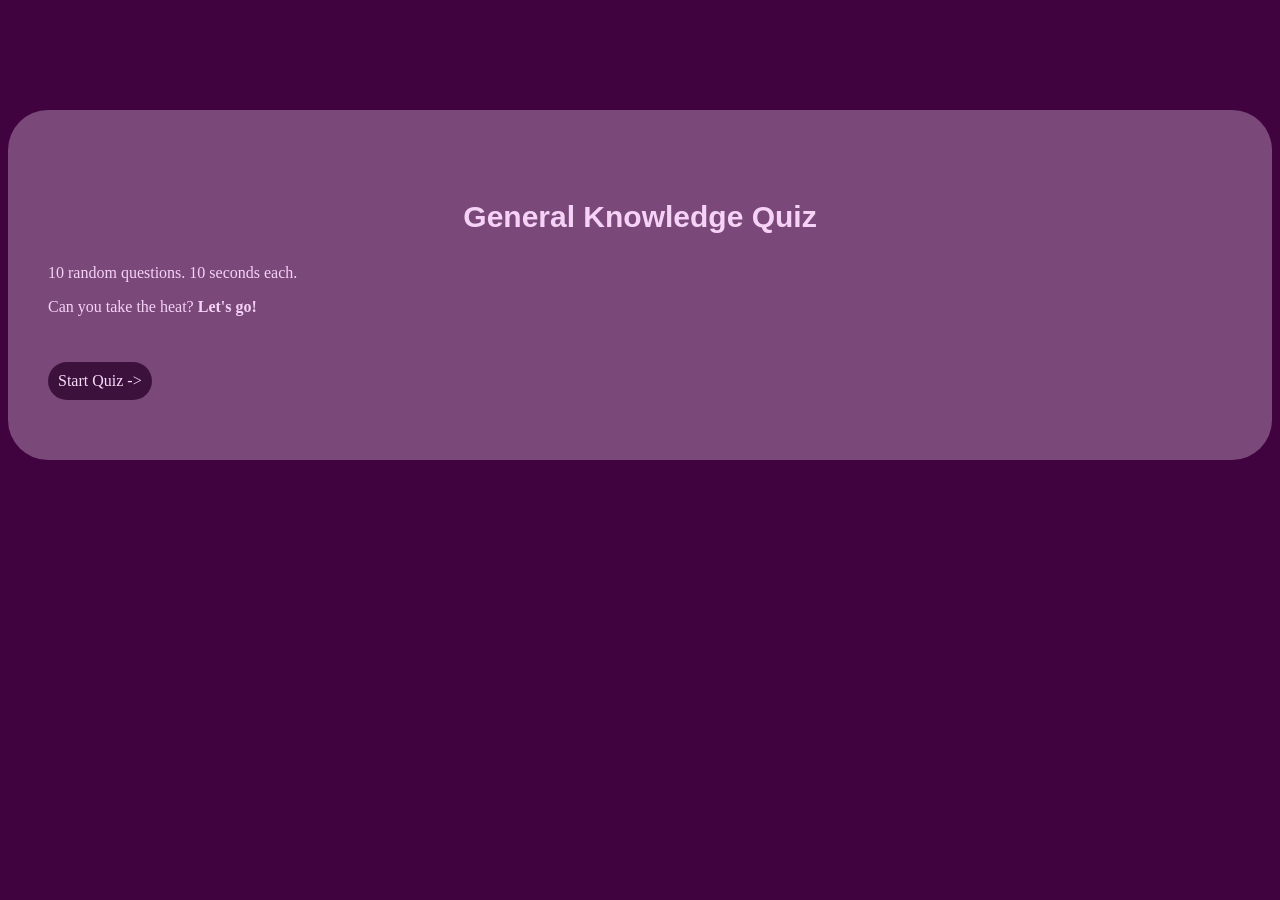
<file: index.html>
<!DOCTYPE html>
<html lang="en">
  <head>
    <link rel="stylesheet" href="index.css">
    <meta charset="UTF-8">
    <meta name="viewport" content="width=device-width, initial-scale=1.0">
    <title> Quiz with faynessa</title>
  </head>
  <body>
    <section class="Content-container">
    <p class="first-h1">
       General Knowledge Quiz
    </p>
    <p class="first-h2"> 10 random questions. 10 seconds each.</p>
    <p class="second-h2"> Can you take the heat? <strong> Let's go!</strong></p>
    <a id="start" href="takeQuiz.html">Start Quiz -&gt;</a>
  </section>
    </body>
    </html>
</file>
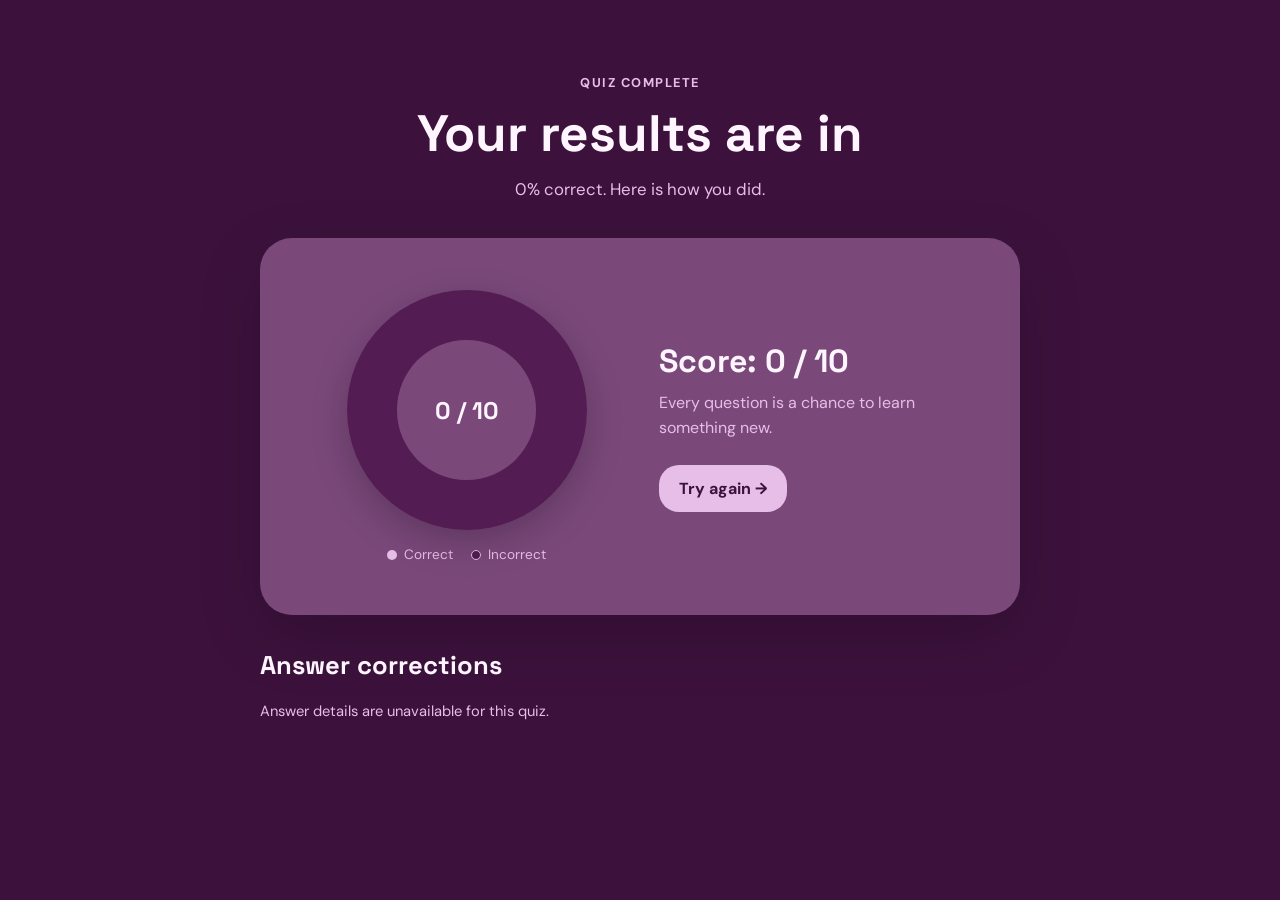
<file: result.html>
<!DOCTYPE html>
<html lang="en">
  <head>
    <meta charset="UTF-8">
    <meta name="viewport" content="width=device-width, initial-scale=1.0">
    <title>Quiz Results</title>
    <link rel="preconnect" href="https://fonts.googleapis.com">
    <link rel="preconnect" href="https://fonts.gstatic.com" crossorigin>
    <link href="https://fonts.googleapis.com/css2?family=DM+Sans:wght@400;500;600;700&family=Space+Grotesk:wght@500;600;700&display=swap" rel="stylesheet">
    <link rel="stylesheet" href="result.css">
  </head>
  <body>
    <main class="result-shell">
      <p class="eyebrow">Quiz complete</p>
      <h1>Your results are in</h1>
      <p class="summary" id="summary">Here is how you did.</p>

      <section class="result-card" aria-labelledby="score-heading">
        <div class="chart-wrap">
          <div class="pie-chart" id="pie-chart" role="img" aria-label="Quiz score pie chart">
            <span class="chart-center" id="chart-center">0 / 10</span>
          </div>
          <div class="legend" aria-label="Chart legend">
            <span class="legend-item"><span class="legend-swatch correct"></span>Correct</span>
            <span class="legend-item"><span class="legend-swatch incorrect"></span>Incorrect</span>
          </div>
        </div>

        <div class="score-copy">
          <h2 id="score-heading">Score: 0 / 10</h2>
          <p id="score-message">Every question is a chance to learn something new.</p>
          <a class="button" href="index.html" id="restart-button">Try again &rarr;</a>
        </div>
      </section>

      <section class="correction-section" aria-labelledby="correction-heading">
        <h2 id="correction-heading">Answer corrections</h2>
        <div class="correction-list" id="correction-list"></div>
      </section>
    </main>
    <script src="result.js"></script>
  </body>
</html>
</file>
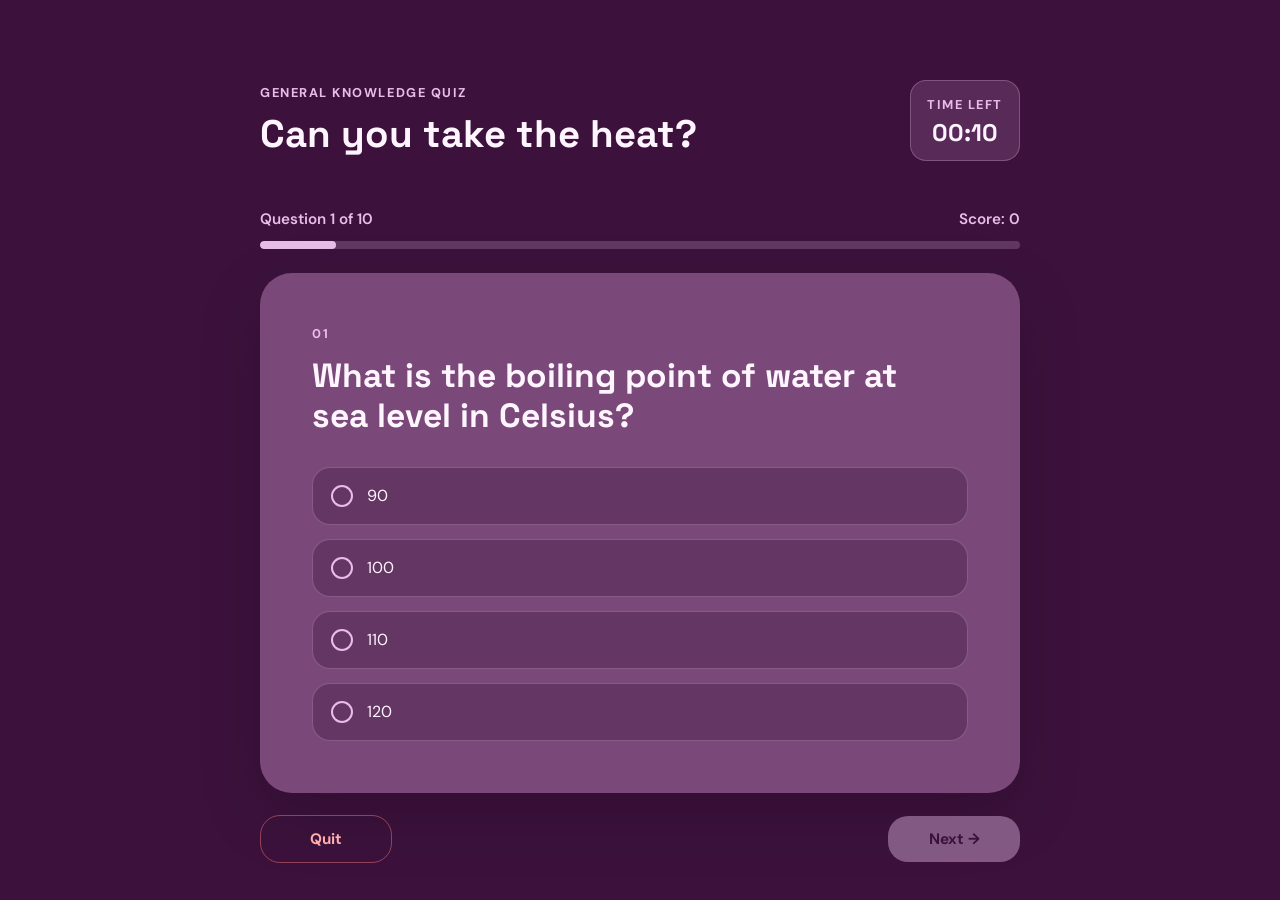
<file: takeQuiz.html>
<!DOCTYPE html>
<html lang="en">
	<head>
		<meta charset="UTF-8">
		<meta name="viewport" content="width=device-width, initial-scale=1.0">
		<title>General Knowledge Quiz</title>
		<link rel="stylesheet" href="takeQuiz.css">
	</head>
	<body>
		<main class="quiz-shell">
			<header class="quiz-header">
				<div>
					<p class="eyebrow">General Knowledge Quiz</p>
					<h1>Can you take the heat?</h1>
				</div>
				<div class="timer-wrap" aria-live="polite">
					<span class="timer-label">Time left</span>
					<span id="timer">00:10</span>
				</div>
			</header>

			<div class="quiz-meta">
				<span id="question-counter">Question 1 of 10</span>
				<span id="score-display">Score: 0</span>
			</div>
			<div class="progress-track" aria-hidden="true">
				<div id="progress-bar"></div>
			</div>

			<section class="question-card" aria-labelledby="question-text">
				<p class="question-number" id="question-number">01</p>
				<h2 id="question-text">Loading question...</h2>
				<div id="options" class="options" role="radiogroup" aria-label="Answer choices"></div>
			</section>

			<nav class="quiz-controls" aria-label="Quiz navigation">
				<button id="quit-button" class="button button-quit" type="button">Quit</button>
				<button id="previous-button" class="button button-secondary" type="button">&larr; Previous</button>
				<button id="next-button" class="button button-primary" type="button" disabled>Next &rarr;</button>
			</nav>
		</main>
	<script src="takeQuiz.js"></script>
	</body>
</html>
</file>
<file: index.css>
body{
    background-color: rgb(64, 3, 64);
    color: rgb(246, 210, 246);
}
.Content-container{
    background-color:rgb(122, 73, 122) ;
    padding: 60px 40px 60px 40px ;
    align-items: center;
    justify-self: center;
    margin-top: 110px;
    border-radius: 40px;
}
.first-h2{
    font-family: 'Times New Roman', Times, serif;
}
.first-h1{
   text-align: center;
   font-size: 30px;
   font-weight: 600;
   font-family: 'Lucida Sans', 'Lucida Sans Regular', 'Lucida Grande', 'Lucida Sans Unicode', Geneva, Verdana, sans-serif;
}
#start{
    display: inline-block;
    background-color: rgb(60, 18, 60);
    color: rgb(247, 219, 247);
    padding: 10px 10px 10px 10px ;
    border-radius: 20px;
    margin-top: 30px;
}
a{
     color: rgb(247, 219, 247);
     text-decoration: none;
    }
</file>
<file: result.css>
:root {
        --deep-plum: rgb(60, 18, 60);
        --plum: rgb(122, 73, 122);
        --lavender: rgb(246, 210, 246);
        --soft-lavender: rgb(231, 190, 231);
        --white: rgb(255, 245, 255);
        --correct: rgb(231, 190, 231);
        --incorrect: rgb(83, 29, 83);
      }

      * { box-sizing: border-box; }

      body {
        min-height: 100vh;
        margin: 0;
        padding: 32px 20px;
        background: var(--deep-plum);
        color: var(--lavender);
        font-family: 'DM Sans', sans-serif;
      }

      .result-shell {
        width: min(760px, 100%);
        margin: 42px auto 0;
        text-align: center;
      }

      .eyebrow {
        margin: 0;
        color: var(--soft-lavender);
        font-size: 0.8rem;
        font-weight: 700;
        letter-spacing: 0.12em;
        text-transform: uppercase;
      }

      h1 {
        margin: 10px 0 12px;
        color: var(--white);
        font-family: 'Space Grotesk', sans-serif;
        font-size: clamp(2rem, 6vw, 3.2rem);
      }

      .summary {
        margin: 0;
        color: var(--soft-lavender);
        font-size: 1.05rem;
      }

      .result-card {
        display: grid;
        grid-template-columns: minmax(220px, 1fr) minmax(230px, 1fr);
        align-items: center;
        gap: 38px;
        margin-top: 38px;
        padding: clamp(28px, 6vw, 52px);
        border-radius: 32px;
        background: var(--plum);
        box-shadow: 0 22px 60px rgba(20, 5, 20, 0.22);
      }

      .chart-wrap {
        display: grid;
        justify-items: center;
        gap: 16px;
      }

      .pie-chart {
        display: grid;
        position: relative;
        width: min(240px, 62vw);
        aspect-ratio: 1;
        place-items: center;
        border-radius: 50%;
        background: conic-gradient(var(--correct) var(--score-angle), var(--incorrect) var(--score-angle));
        box-shadow: 0 12px 35px rgba(20, 5, 20, 0.25);
      }

      .pie-chart::after {
        width: 58%;
        aspect-ratio: 1;
        border-radius: 50%;
        background: var(--plum);
        content: '';
      }

      .chart-center {
        position: absolute;
        color: var(--white);
        font-family: 'Space Grotesk', sans-serif;
        font-size: 1.5rem;
        font-weight: 700;
        z-index: 1;
      }

      .legend {
        display: flex;
        justify-content: center;
        gap: 18px;
        color: var(--soft-lavender);
        font-size: 0.85rem;
      }

      .legend-item { display: flex; align-items: center; gap: 7px; }
      .legend-swatch { width: 10px; height: 10px; border-radius: 50%; }
      .legend-swatch.correct { background: var(--correct); }
      .legend-swatch.incorrect { background: var(--incorrect); border: 1px solid var(--soft-lavender); }

      .score-copy { text-align: left; }

      .score-copy h2 {
        margin: 0;
        color: var(--white);
        font-family: 'Space Grotesk', sans-serif;
        font-size: 2rem;
      }

      .score-copy p {
        margin: 10px 0 24px;
        color: var(--soft-lavender);
        line-height: 1.55;
      }

      .correction-section {
        margin-top: 34px;
        text-align: left;
      }

      .correction-section h2 {
        margin: 0 0 16px;
        color: var(--white);
        font-family: 'Space Grotesk', sans-serif;
        font-size: 1.6rem;
      }

      .correction-list {
        display: grid;
        gap: 12px;
      }

      .correction-item {
        padding: 18px 20px;
        border-left: 5px solid var(--correct);
        border-radius: 14px;
        background: var(--plum);
      }

      .correction-item.incorrect,
      .correction-item.unanswered {
        border-left-color: rgb(255, 126, 126);
      }

      .correction-question {
        margin: 0 0 10px;
        color: var(--white);
        font-weight: 700;
        line-height: 1.45;
      }

      .correction-answer {
        margin: 4px 0 0;
        color: var(--soft-lavender);
        font-size: 0.92rem;
        line-height: 1.4;
      }

      .answer-label {
        color: var(--white);
        font-weight: 700;
      }

      .button {
        display: inline-block;
        padding: 13px 20px;
        border-radius: 20px;
        background: var(--soft-lavender);
        color: var(--deep-plum);
        font-weight: 700;
        text-decoration: none;
        transition: transform 180ms ease, background 180ms ease;
      }

      .button:hover { background: var(--white); transform: translateY(-2px); }

      @media (max-width: 620px) {
        body { padding: 22px 14px; }
        .result-shell { margin-top: 20px; }
        .result-card { grid-template-columns: 1fr; gap: 28px; border-radius: 24px; }
        .score-copy { text-align: center; }
      }
</file>
<file: takeQuiz.css>
@import url('https://fonts.googleapis.com/css2?family=DM+Sans:wght@400;500;600;700&family=Space+Grotesk:wght@500;600;700&display=swap');

:root {
	--deep-plum: rgb(60, 18, 60);
	--plum: rgb(122, 73, 122);
	--lavender: rgb(246, 210, 246);
	--soft-lavender: rgb(231, 190, 231);
	--bright-plum: rgb(83, 29, 83);
	--white: rgb(255, 245, 255);
}

* {
	box-sizing: border-box;
}

body {
	min-height: 100vh;
	margin: 0;
	padding: 32px 20px;
	background: var(--deep-plum);
	color: var(--lavender);
	font-family: 'DM Sans', sans-serif;
}

.quiz-shell {
	width: min(760px, 100%);
	margin: 48px auto 0;
}

.quiz-header,
.quiz-meta,
.quiz-controls {
	display: flex;
	align-items: center;
	justify-content: space-between;
	gap: 24px;
}

.eyebrow,
.timer-label,
.question-number {
	margin: 0;
	color: var(--soft-lavender);
	font-size: 0.8rem;
	font-weight: 700;
	letter-spacing: 0.12em;
	text-transform: uppercase;
}

h1,
h2 {
	font-family: 'Space Grotesk', sans-serif;
}

h1 {
	margin: 8px 0 0;
	color: var(--white);
	font-size: clamp(1.65rem, 4vw, 2.4rem);
}

.timer-wrap {
	min-width: 108px;
	padding: 12px 16px;
	border: 1px solid rgba(246, 210, 246, 0.25);
	border-radius: 16px;
	background: rgba(122, 73, 122, 0.45);
	text-align: center;
}

#timer {
	display: block;
	margin-top: 3px;
	color: var(--white);
	font-family: 'Space Grotesk', sans-serif;
	font-size: 1.5rem;
	font-weight: 700;
	transition: color 180ms ease;
}

#timer.warning { color: rgb(255, 213, 113); }
#timer.urgent { color: rgb(255, 126, 126); }

.quiz-meta {
	margin-top: 48px;
	color: var(--soft-lavender);
	font-size: 0.95rem;
	font-weight: 600;
}

.progress-track {
	height: 8px;
	margin-top: 12px;
	overflow: hidden;
	border-radius: 99px;
	background: rgba(246, 210, 246, 0.2);
}

#progress-bar {
	height: 100%;
	border-radius: inherit;
	background: var(--soft-lavender);
	transition: width 250ms ease;
}

.question-card {
	margin-top: 24px;
	padding: clamp(28px, 6vw, 52px);
	border-radius: 32px;
	background: var(--plum);
	box-shadow: 0 22px 60px rgba(20, 5, 20, 0.22);
}

.question-card h2 {
	max-width: 620px;
	margin: 14px 0 30px;
	color: var(--white);
	font-size: clamp(1.45rem, 3.5vw, 2.1rem);
	line-height: 1.2;
}

.options {
	display: grid;
	gap: 14px;
}

.option {
	display: flex;
	align-items: center;
	gap: 14px;
	min-height: 58px;
	padding: 14px 18px;
	border: 1px solid rgba(246, 210, 246, 0.24);
	border-radius: 18px;
	background: rgba(60, 18, 60, 0.34);
	color: var(--white);
	cursor: pointer;
	transition: border-color 180ms ease, background 180ms ease, transform 180ms ease;
}

.option:hover {
	border-color: var(--soft-lavender);
	background: rgba(60, 18, 60, 0.55);
	transform: translateY(-1px);
}

.option input {
	position: absolute;
	opacity: 0;
	pointer-events: none;
}

.bubble {
	width: 22px;
	height: 22px;
	flex: 0 0 22px;
	border: 2px solid var(--soft-lavender);
	border-radius: 50%;
	background: transparent;
}

.option input:checked + .bubble {
	border: 6px solid var(--white);
	background: var(--deep-plum);
}

.quiz-controls {
	margin-top: 22px;
}

.button {
	min-width: 132px;
	padding: 13px 18px;
	border: 0;
	border-radius: 20px;
	font: 700 0.95rem 'DM Sans', sans-serif;
	cursor: pointer;
	transition: transform 180ms ease, opacity 180ms ease, background 180ms ease;
}

.button:hover:not(:disabled) { transform: translateY(-2px); }
.button:disabled { cursor: not-allowed; opacity: 0.42; }
.button-primary { background: var(--soft-lavender); color: var(--deep-plum); }
.button-secondary { border: 1px solid rgba(246, 210, 246, 0.35); background: transparent; color: var(--lavender); }
.button-quit { margin-right: auto; border: 1px solid rgba(255, 126, 126, 0.45); background: transparent; color: rgb(255, 173, 173); }

@media (max-width: 560px) {
	body { padding: 22px 14px; }
	.quiz-shell { margin-top: 20px; }
	.quiz-header { align-items: flex-start; }
	.timer-wrap { min-width: 92px; padding: 10px; }
	.quiz-meta { margin-top: 32px; }
	.question-card { border-radius: 24px; }
	.button { min-width: 0; }
}
</file>
